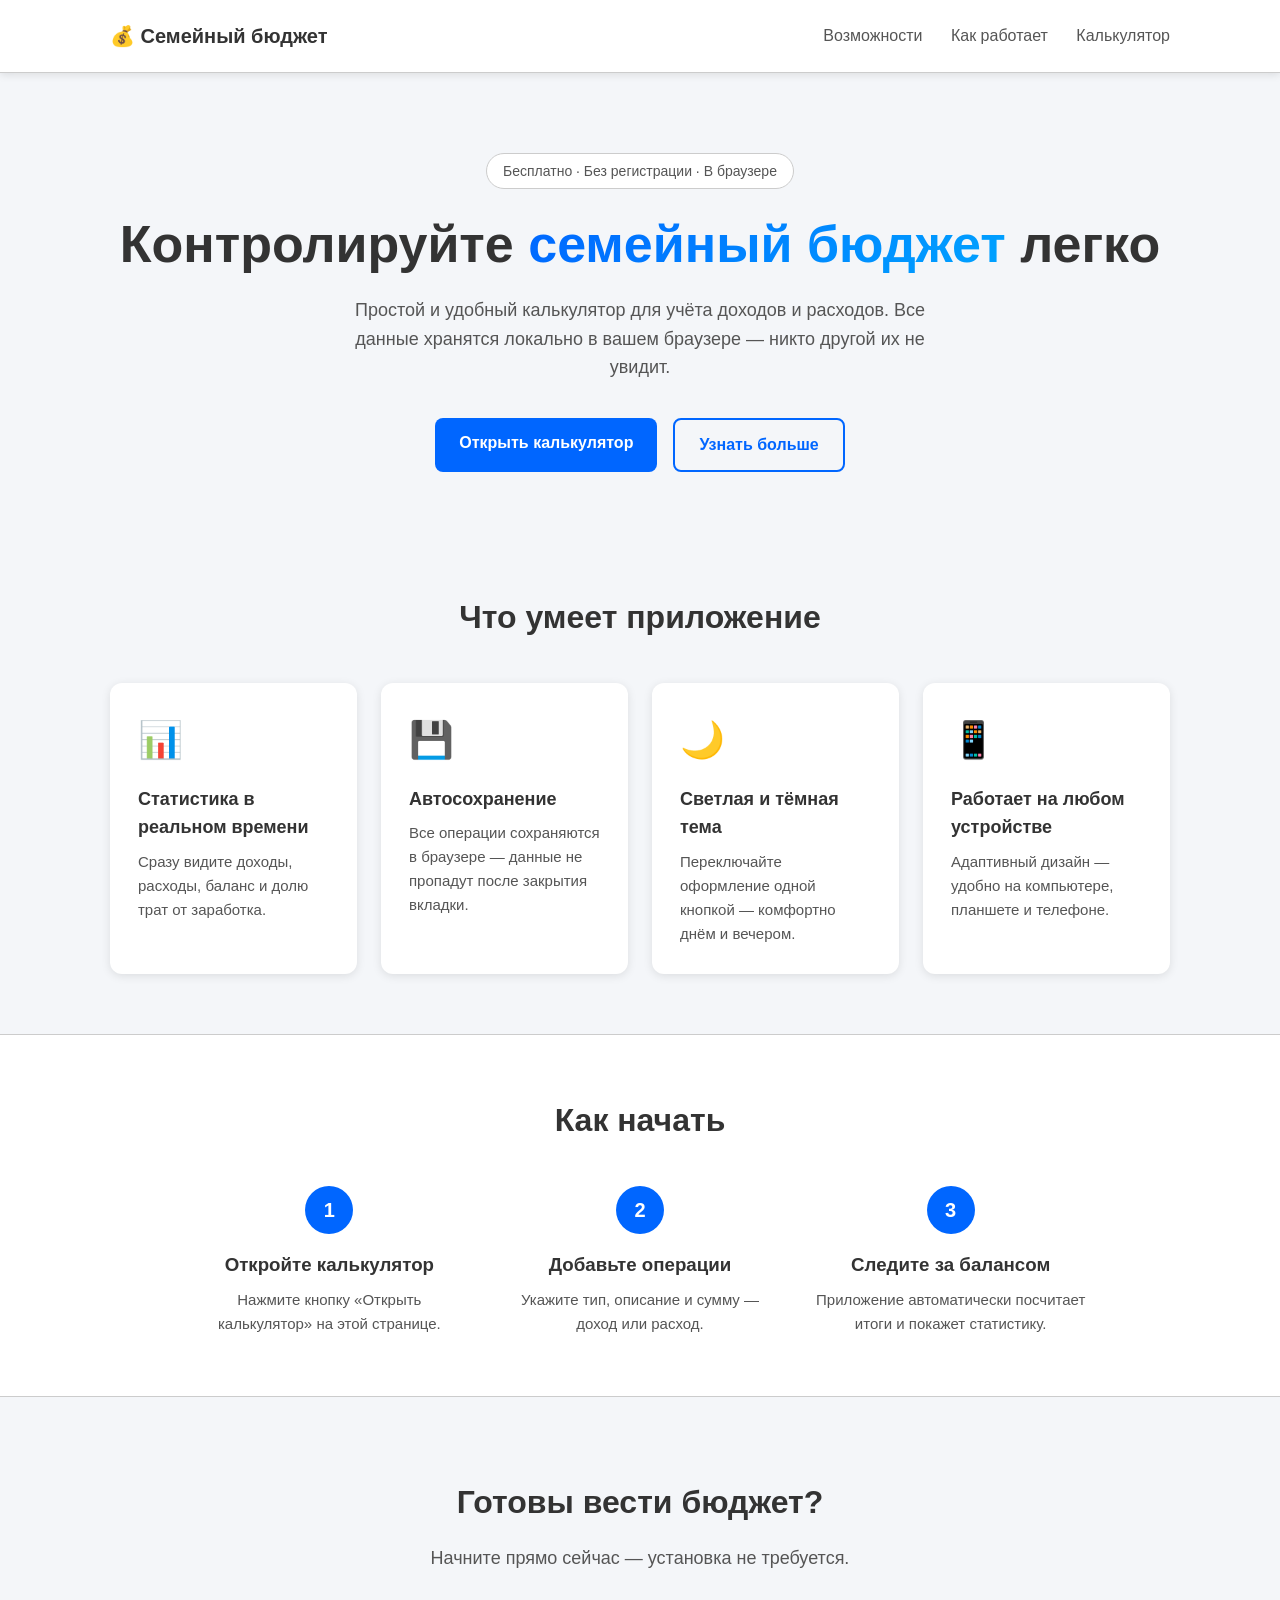
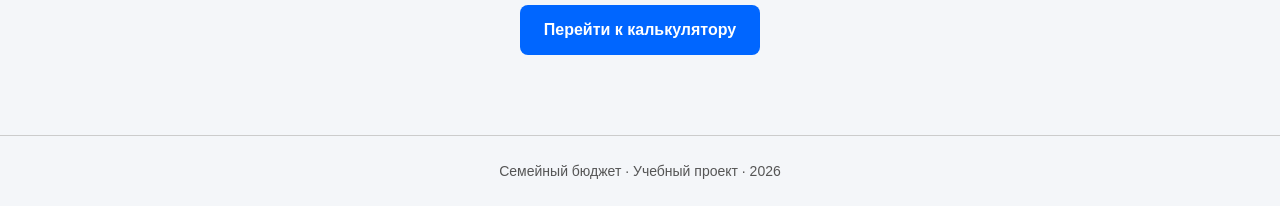
<file: index.html>
<!DOCTYPE html>
<html lang="ru">
<head>
    <meta charset="UTF-8">
    <meta name="viewport" content="width=device-width, initial-scale=1.0">
    <meta name="description" content="Семейный бюджет — простой калькулятор для учёта доходов и расходов">
    <title>Семейный бюджет — учёт финансов</title>
    <link rel="stylesheet" href="css/common.css">
    <link rel="stylesheet" href="css/landing.css">
</head>
<body>

<header class="header">
    <div class="container">
        <a href="index.html" class="logo">💰 Семейный бюджет</a>
        <nav class="nav">
            <a href="#features">Возможности</a>
            <a href="#how">Как работает</a>
            <a href="calculator.html">Калькулятор</a>
        </nav>
    </div>
</header>

<main>
    <section class="hero">
        <div class="container">
            <span class="hero-badge">Бесплатно · Без регистрации · В браузере</span>
            <h1>Контролируйте <span>семейный бюджет</span> легко</h1>
            <p>
                Простой и удобный калькулятор для учёта доходов и расходов.
                Все данные хранятся локально в вашем браузере — никто другой их не увидит.
            </p>
            <div class="hero-actions">
                <a href="calculator.html" class="btn">Открыть калькулятор</a>
                <a href="#features" class="btn btn-outline">Узнать больше</a>
            </div>
        </div>
    </section>

    <section class="features" id="features">
        <div class="container">
            <h2>Что умеет приложение</h2>
            <div class="features-grid">
                <div class="feature-card">
                    <div class="feature-icon">📊</div>
                    <h3>Статистика в реальном времени</h3>
                    <p>Сразу видите доходы, расходы, баланс и долю трат от заработка.</p>
                </div>
                <div class="feature-card">
                    <div class="feature-icon">💾</div>
                    <h3>Автосохранение</h3>
                    <p>Все операции сохраняются в браузере — данные не пропадут после закрытия вкладки.</p>
                </div>
                <div class="feature-card">
                    <div class="feature-icon">🌙</div>
                    <h3>Светлая и тёмная тема</h3>
                    <p>Переключайте оформление одной кнопкой — комфортно днём и вечером.</p>
                </div>
                <div class="feature-card">
                    <div class="feature-icon">📱</div>
                    <h3>Работает на любом устройстве</h3>
                    <p>Адаптивный дизайн — удобно на компьютере, планшете и телефоне.</p>
                </div>
            </div>
        </div>
    </section>

    <section class="how-it-works" id="how">
        <div class="container">
            <h2>Как начать</h2>
            <div class="steps">
                <div class="step">
                    <div class="step-number">1</div>
                    <h3>Откройте калькулятор</h3>
                    <p>Нажмите кнопку «Открыть калькулятор» на этой странице.</p>
                </div>
                <div class="step">
                    <div class="step-number">2</div>
                    <h3>Добавьте операции</h3>
                    <p>Укажите тип, описание и сумму — доход или расход.</p>
                </div>
                <div class="step">
                    <div class="step-number">3</div>
                    <h3>Следите за балансом</h3>
                    <p>Приложение автоматически посчитает итоги и покажет статистику.</p>
                </div>
            </div>
        </div>
    </section>

    <section class="cta">
        <div class="container">
            <h2>Готовы вести бюджет?</h2>
            <p>Начните прямо сейчас — установка не требуется.</p>
            <a href="calculator.html" class="btn">Перейти к калькулятору</a>
        </div>
    </section>
</main>

<footer class="footer">
    <div class="container">
        <p>Семейный бюджет · Учебный проект · 2026</p>
    </div>
</footer>

</body>
</html>
</file>
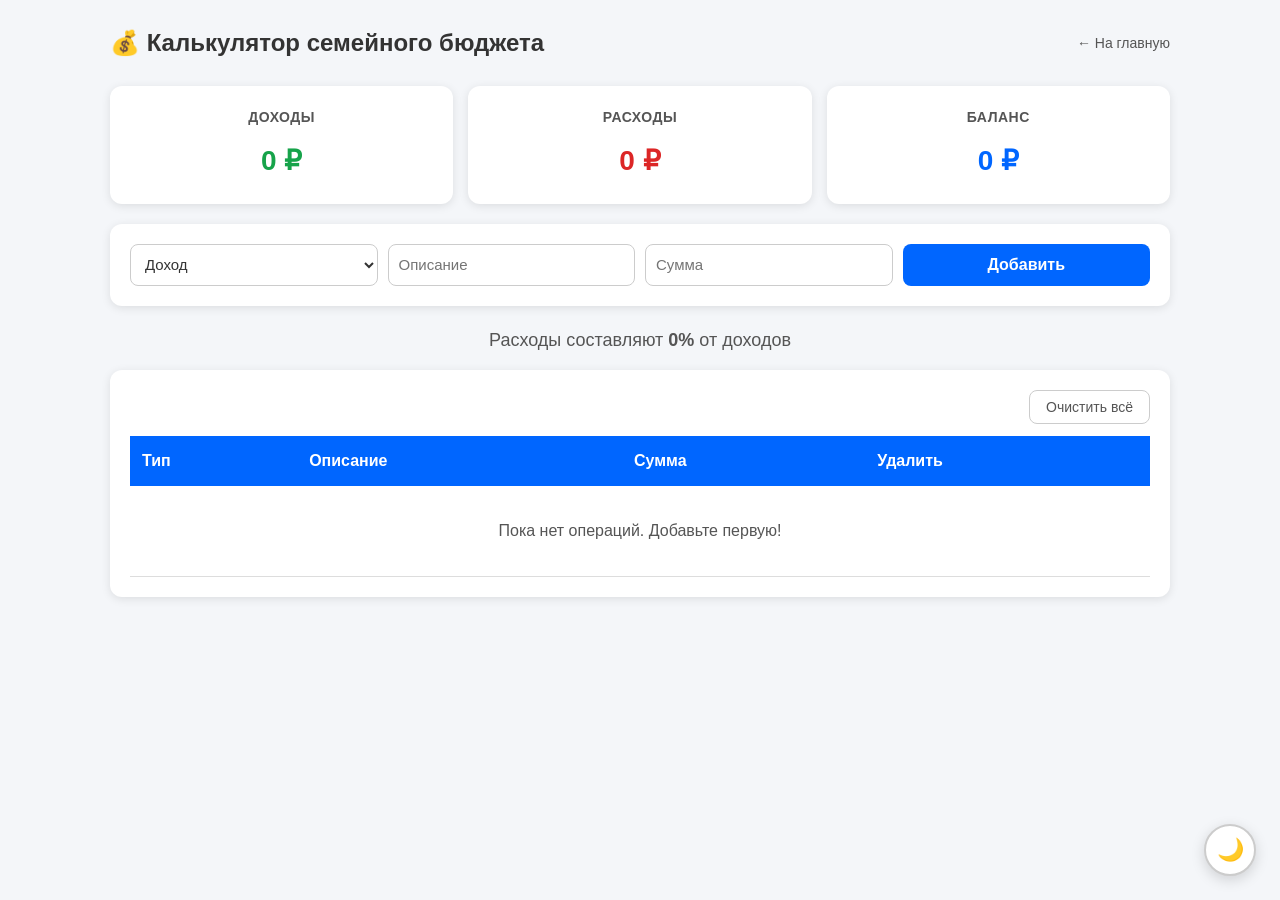
<file: calculator.html>
<!DOCTYPE html>
<html lang="ru">
<head>
    <meta charset="UTF-8">
    <meta name="viewport" content="width=device-width, initial-scale=1.0">
    <meta name="description" content="Калькулятор семейного бюджета — учёт доходов и расходов">
    <title>Калькулятор — Семейный бюджет</title>
    <link rel="stylesheet" href="css/common.css">
    <link rel="stylesheet" href="css/calculator.css">
</head>
<body>

<div class="container calculator">

    <header class="page-header">
        <h1>💰 Калькулятор семейного бюджета</h1>
        <a href="index.html" class="back-link">← На главную</a>
    </header>

    <div class="stats">
        <div class="card">
            <h3>Доходы</h3>
            <h2 class="income" id="totalIncome">0 ₽</h2>
        </div>
        <div class="card">
            <h3>Расходы</h3>
            <h2 class="expense" id="totalExpense">0 ₽</h2>
        </div>
        <div class="card">
            <h3>Баланс</h3>
            <h2 class="balance" id="balance">0 ₽</h2>
        </div>
    </div>

    <div class="form-box">
        <div class="form-grid">
            <select id="type">
                <option value="income">Доход</option>
                <option value="expense">Расход</option>
            </select>
            <input type="text" id="description" placeholder="Описание">
            <input type="number" id="amount" placeholder="Сумма" min="0" step="0.01">
            <button class="btn" onclick="addTransaction()">Добавить</button>
        </div>
    </div>

    <div class="percent">
        Расходы составляют <strong id="expensePercent">0%</strong> от доходов
    </div>

    <div class="table-box">
        <div class="table-actions">
            <button class="clear-btn" onclick="clearAll()">Очистить всё</button>
        </div>
        <table>
            <thead>
                <tr>
                    <th>Тип</th>
                    <th>Описание</th>
                    <th>Сумма</th>
                    <th>Удалить</th>
                </tr>
            </thead>
            <tbody id="transactionTable"></tbody>
        </table>
    </div>

</div>

<button
    class="theme-toggle"
    id="themeToggle"
    type="button"
    onclick="toggleTheme()"
    title="Переключить тему"
    aria-label="Переключить светлую и тёмную тему">
    🌙
</button>

<script src="js/theme.js"></script>
<script src="js/calculator.js"></script>
</body>
</html>
</file>
<file: css/common.css>
/* ==========================
   ЦВЕТОВЫЕ ПЕРЕМЕННЫЕ
========================== */

:root {
    --bg-page: #f4f6f9;
    --bg-card: #ffffff;
    --text-primary: #333333;
    --text-secondary: #555555;
    --border-color: #cccccc;
    --border-table: #dddddd;
    --shadow: rgba(0, 0, 0, 0.1);
    --accent: #0066ff;
    --accent-hover: #0051cc;
    --income-color: #16a34a;
    --expense-color: #dc2626;
    --balance-color: #0066ff;
    --input-bg: #ffffff;
    --input-text: #333333;
    --th-bg: #0066ff;
    --th-text: #ffffff;
    --toggle-bg: #ffffff;
    --toggle-border: #cccccc;
    --toggle-shadow: rgba(0, 0, 0, 0.15);
    --hero-gradient: linear-gradient(135deg, #0066ff 0%, #00a3ff 100%);
}

[data-theme="dark"] {
    --bg-page: #1a1d23;
    --bg-card: #252a33;
    --text-primary: #e8eaed;
    --text-secondary: #b0b3b8;
    --border-color: #3d4450;
    --border-table: #3d4450;
    --shadow: rgba(0, 0, 0, 0.35);
    --accent: #4d9fff;
    --accent-hover: #3a8ae6;
    --income-color: #4ade80;
    --expense-color: #f87171;
    --balance-color: #60a5fa;
    --input-bg: #2d333b;
    --input-text: #e8eaed;
    --th-bg: #2563eb;
    --th-text: #ffffff;
    --toggle-bg: #2d333b;
    --toggle-border: #3d4450;
    --toggle-shadow: rgba(0, 0, 0, 0.4);
    --hero-gradient: linear-gradient(135deg, #1e3a5f 0%, #2563eb 100%);
}

* {
    margin: 0;
    padding: 0;
    box-sizing: border-box;
}

body {
    font-family: "Segoe UI", Arial, sans-serif;
    background: var(--bg-page);
    color: var(--text-primary);
    line-height: 1.6;
    transition: background 0.3s, color 0.3s;
}

a {
    color: var(--accent);
    text-decoration: none;
}

a:hover {
    text-decoration: underline;
}

.container {
    max-width: 1100px;
    margin: 0 auto;
    padding: 0 20px;
}

.btn {
    display: inline-block;
    background: var(--accent);
    color: #fff;
    border: none;
    cursor: pointer;
    padding: 12px 24px;
    border-radius: 8px;
    font-size: 16px;
    font-weight: 600;
    transition: background 0.3s, transform 0.2s;
    text-decoration: none;
}

.btn:hover {
    background: var(--accent-hover);
    transform: translateY(-1px);
    text-decoration: none;
}

.btn-outline {
    background: transparent;
    border: 2px solid var(--accent);
    color: var(--accent);
}

.btn-outline:hover {
    background: var(--accent);
    color: #fff;
}

.theme-toggle {
    position: fixed;
    right: 24px;
    bottom: 24px;
    width: 52px;
    height: 52px;
    border-radius: 50%;
    border: 2px solid var(--toggle-border);
    background: var(--toggle-bg);
    color: var(--text-primary);
    font-size: 22px;
    cursor: pointer;
    box-shadow: 0 4px 14px var(--toggle-shadow);
    display: flex;
    align-items: center;
    justify-content: center;
    z-index: 1000;
    transition: background 0.3s, border-color 0.3s, transform 0.2s;
}

.theme-toggle:hover {
    transform: scale(1.08);
}

.theme-toggle:active {
    transform: scale(0.96);
}
</file>
<file: css/landing.css>
/* ==========================
   ЛЕНДИНГ
========================== */

.header {
    padding: 20px 0;
    border-bottom: 1px solid var(--border-color);
    background: var(--bg-card);
    box-shadow: 0 2px 8px var(--shadow);
}

.header .container {
    display: flex;
    align-items: center;
    justify-content: space-between;
}

.logo {
    font-size: 20px;
    font-weight: 700;
    color: var(--text-primary);
    text-decoration: none;
}

.logo:hover {
    text-decoration: none;
}

.nav a {
    margin-left: 24px;
    color: var(--text-secondary);
    font-weight: 500;
    text-decoration: none;
}

.nav a:hover {
    color: var(--accent);
    text-decoration: none;
}

.hero {
    padding: 80px 0 60px;
    text-align: center;
}

.hero-badge {
    display: inline-block;
    background: var(--bg-card);
    border: 1px solid var(--border-color);
    padding: 6px 16px;
    border-radius: 20px;
    font-size: 14px;
    color: var(--text-secondary);
    margin-bottom: 24px;
}

.hero h1 {
    font-size: clamp(32px, 5vw, 52px);
    font-weight: 800;
    margin-bottom: 20px;
    line-height: 1.2;
}

.hero h1 span {
    background: var(--hero-gradient);
    -webkit-background-clip: text;
    -webkit-text-fill-color: transparent;
    background-clip: text;
}

.hero p {
    font-size: 18px;
    color: var(--text-secondary);
    max-width: 600px;
    margin: 0 auto 36px;
}

.hero-actions {
    display: flex;
    gap: 16px;
    justify-content: center;
    flex-wrap: wrap;
}

.features {
    padding: 60px 0;
}

.features h2 {
    text-align: center;
    font-size: 32px;
    margin-bottom: 40px;
}

.features-grid {
    display: grid;
    grid-template-columns: repeat(auto-fit, minmax(240px, 1fr));
    gap: 24px;
}

.feature-card {
    background: var(--bg-card);
    padding: 28px;
    border-radius: 12px;
    box-shadow: 0 2px 10px var(--shadow);
    transition: transform 0.2s, box-shadow 0.2s;
}

.feature-card:hover {
    transform: translateY(-4px);
    box-shadow: 0 8px 24px var(--shadow);
}

.feature-icon {
    font-size: 36px;
    margin-bottom: 16px;
}

.feature-card h3 {
    font-size: 18px;
    margin-bottom: 8px;
}

.feature-card p {
    color: var(--text-secondary);
    font-size: 15px;
}

.how-it-works {
    padding: 60px 0;
    background: var(--bg-card);
    border-top: 1px solid var(--border-color);
    border-bottom: 1px solid var(--border-color);
}

.how-it-works h2 {
    text-align: center;
    font-size: 32px;
    margin-bottom: 40px;
}

.steps {
    display: grid;
    grid-template-columns: repeat(auto-fit, minmax(200px, 1fr));
    gap: 32px;
    max-width: 900px;
    margin: 0 auto;
}

.step {
    text-align: center;
}

.step-number {
    width: 48px;
    height: 48px;
    background: var(--accent);
    color: #fff;
    border-radius: 50%;
    display: flex;
    align-items: center;
    justify-content: center;
    font-size: 20px;
    font-weight: 700;
    margin: 0 auto 16px;
}

.step h3 {
    margin-bottom: 8px;
}

.step p {
    color: var(--text-secondary);
    font-size: 15px;
}

.cta {
    padding: 80px 0;
    text-align: center;
}

.cta h2 {
    font-size: 32px;
    margin-bottom: 16px;
}

.cta p {
    color: var(--text-secondary);
    margin-bottom: 32px;
    font-size: 18px;
}

.footer {
    padding: 24px 0;
    text-align: center;
    color: var(--text-secondary);
    font-size: 14px;
    border-top: 1px solid var(--border-color);
}

@media (max-width: 600px) {
    .nav a {
        margin-left: 16px;
        font-size: 14px;
    }

    .hero {
        padding: 48px 0 40px;
    }
}
</file>
<file: css/calculator.css>
/* ==========================
   КАЛЬКУЛЯТОР
========================== */

.page-header {
    padding: 24px 0;
    display: flex;
    align-items: center;
    justify-content: space-between;
    flex-wrap: wrap;
    gap: 12px;
}

.page-header h1 {
    font-size: 24px;
}

.back-link {
    color: var(--text-secondary);
    font-size: 14px;
    text-decoration: none;
}

.back-link:hover {
    color: var(--accent);
}

.calculator {
    padding-bottom: 80px;
}

.stats {
    display: grid;
    grid-template-columns: repeat(auto-fit, minmax(250px, 1fr));
    gap: 15px;
    margin-bottom: 20px;
}

.card {
    background: var(--bg-card);
    padding: 20px;
    border-radius: 12px;
    box-shadow: 0 2px 10px var(--shadow);
    text-align: center;
    transition: background 0.3s;
}

.card h3 {
    margin-bottom: 10px;
    color: var(--text-secondary);
    font-size: 14px;
    text-transform: uppercase;
    letter-spacing: 0.5px;
}

.card h2 {
    font-size: 28px;
}

.income { color: var(--income-color); }
.expense { color: var(--expense-color); }
.balance { color: var(--balance-color); }

.form-box {
    background: var(--bg-card);
    padding: 20px;
    border-radius: 12px;
    box-shadow: 0 2px 10px var(--shadow);
    margin-bottom: 20px;
}

.form-grid {
    display: grid;
    grid-template-columns: repeat(auto-fit, minmax(200px, 1fr));
    gap: 10px;
}

input, select {
    padding: 10px;
    border: 1px solid var(--border-color);
    border-radius: 8px;
    background: var(--input-bg);
    color: var(--input-text);
    font-size: 15px;
    transition: border-color 0.3s;
}

input:focus, select:focus {
    outline: none;
    border-color: var(--accent);
}

.percent {
    font-size: 18px;
    margin: 16px 0;
    text-align: center;
    color: var(--text-secondary);
}

.table-box {
    background: var(--bg-card);
    padding: 20px;
    border-radius: 12px;
    box-shadow: 0 2px 10px var(--shadow);
    overflow-x: auto;
}

table {
    width: 100%;
    border-collapse: collapse;
    min-width: 500px;
}

th {
    background: var(--th-bg);
    color: var(--th-text);
    padding: 12px;
    text-align: left;
}

td {
    padding: 12px;
    border-bottom: 1px solid var(--border-table);
}

.empty-row td {
    text-align: center;
    color: var(--text-secondary);
    padding: 32px;
}

.delete-btn {
    background: #dc2626;
    color: #fff;
    padding: 6px 12px;
    border: none;
    border-radius: 6px;
    cursor: pointer;
    font-size: 13px;
}

.delete-btn:hover {
    background: #b91c1c;
}

.table-actions {
    display: flex;
    justify-content: flex-end;
    margin-bottom: 12px;
}

.clear-btn {
    background: transparent;
    border: 1px solid var(--border-color);
    color: var(--text-secondary);
    padding: 8px 16px;
    border-radius: 8px;
    cursor: pointer;
    font-size: 14px;
}

.clear-btn:hover {
    border-color: var(--expense-color);
    color: var(--expense-color);
}
</file>
